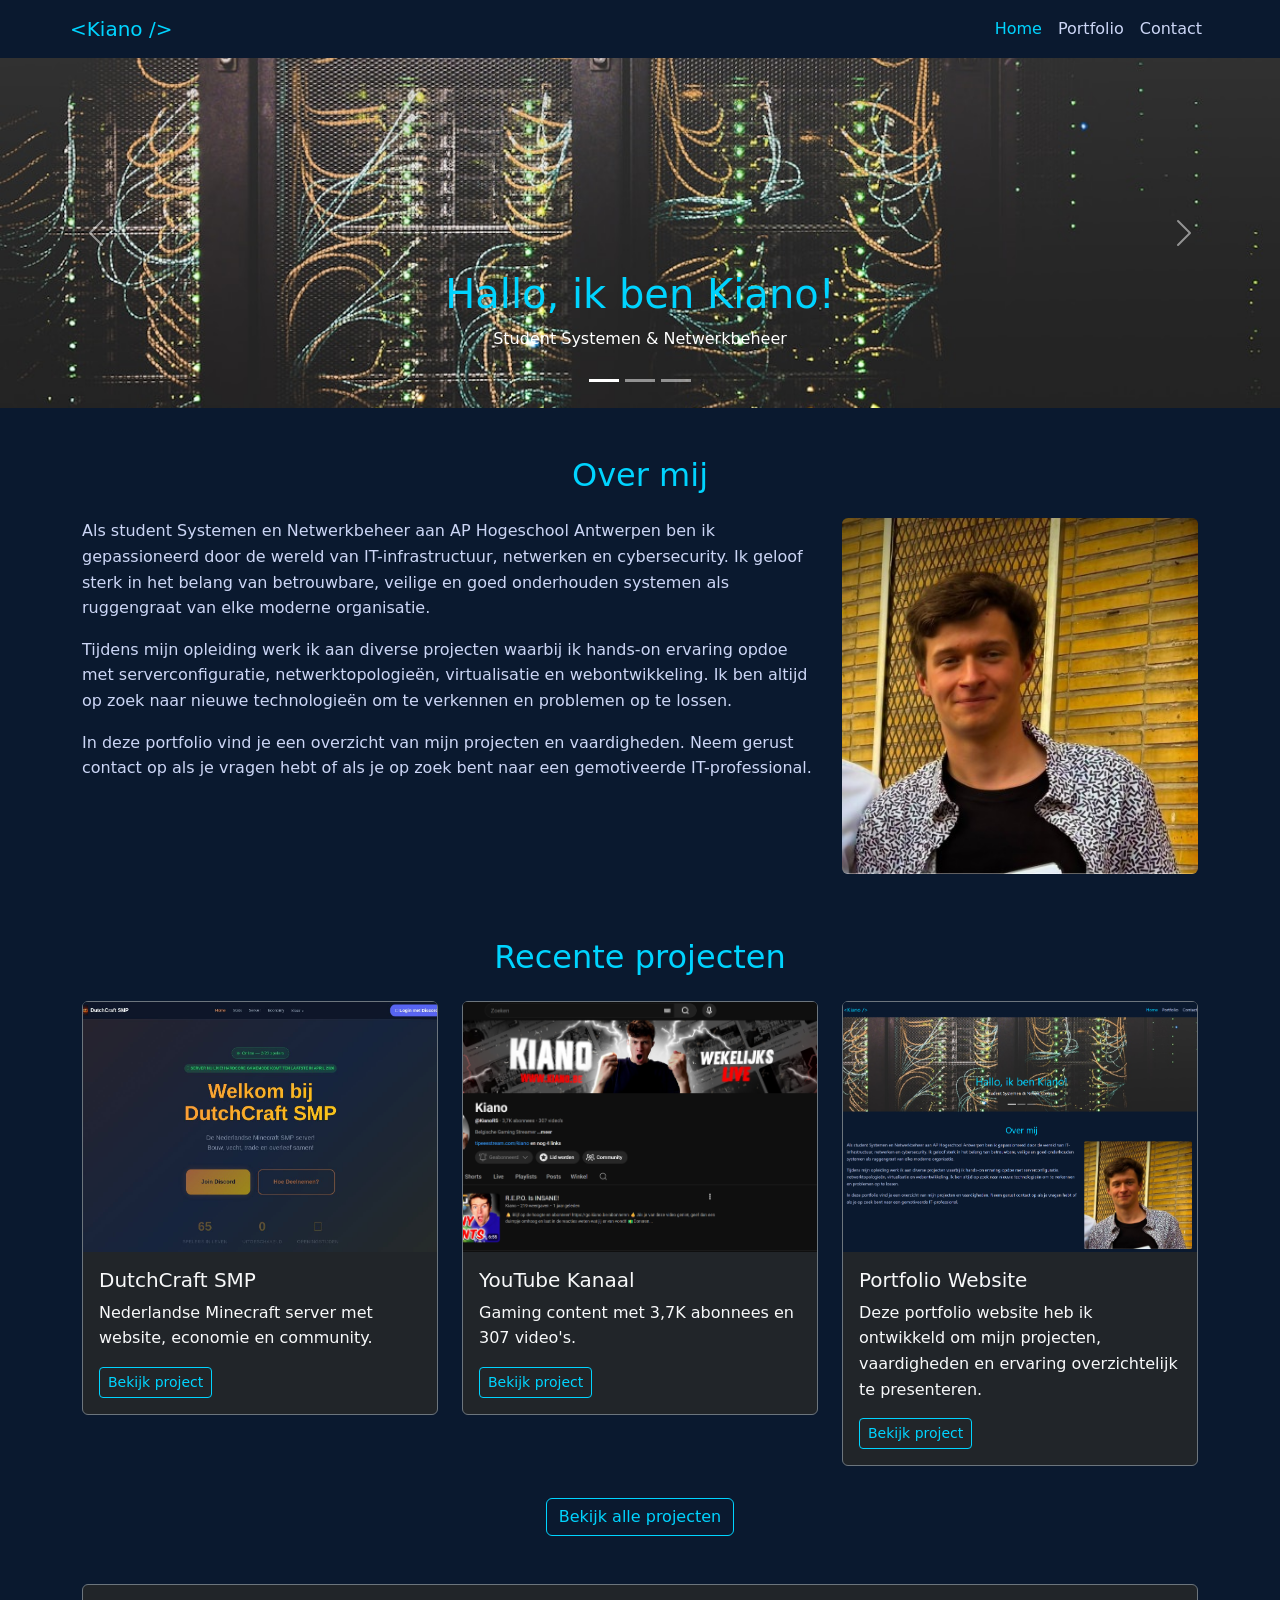
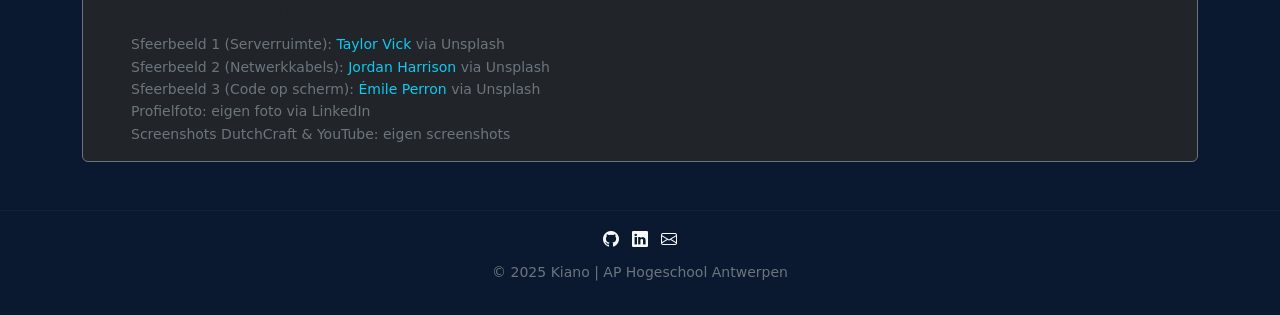
<file: index.html>
<!DOCTYPE html>
<html lang="nl">
<head>
    <meta charset="UTF-8">
    <meta name="viewport" content="width=device-width, initial-scale=1.0">
    <title>Kiano | Portfolio</title>
    <link href="https://cdn.jsdelivr.net/npm/bootstrap@5.3.2/dist/css/bootstrap.min.css" rel="stylesheet">
    <link href="https://cdn.jsdelivr.net/npm/bootstrap-icons@1.11.1/font/bootstrap-icons.css" rel="stylesheet">
    <link rel="stylesheet" href="css/style.css">
</head>
<body>

    <!-- Header -->
    <header>
        <nav class="navbar navbar-expand-lg navbar-dark container">
            <a class="navbar-brand" href="index.html">&lt;Kiano /&gt;</a>
            <button class="navbar-toggler" type="button" data-bs-toggle="collapse" data-bs-target="#navbarNav">
                <span class="navbar-toggler-icon"></span>
            </button>
            <div class="collapse navbar-collapse justify-content-end" id="navbarNav">
                <ul class="navbar-nav">
                    <li class="nav-item">
                        <a class="nav-link active" href="index.html">Home</a>
                    </li>
                    <li class="nav-item">
                        <a class="nav-link" href="portfolio.html">Portfolio</a>
                    </li>
                    <li class="nav-item">
                        <a class="nav-link" href="contact.html">Contact</a>
                    </li>
                </ul>
            </div>
        </nav>
    </header>

    <!-- Hero sectie met carousel -->
    <section>
        <div id="heroCarousel" class="carousel slide" data-bs-ride="carousel">
            <div class="carousel-indicators">
                <button type="button" data-bs-target="#heroCarousel" data-bs-slide-to="0" class="active"></button>
                <button type="button" data-bs-target="#heroCarousel" data-bs-slide-to="1"></button>
                <button type="button" data-bs-target="#heroCarousel" data-bs-slide-to="2"></button>
            </div>
            <div class="carousel-inner">
                <div class="carousel-item active">
                    <img src="assets/images/sfeer-serverruimte.jpg" class="d-block w-100" alt="Serverruimte">
                    <div class="carousel-caption">
                        <h1>Hallo, ik ben Kiano!</h1>
                        <p>Student Systemen &amp; Netwerkbeheer</p>
                    </div>
                </div>
                <div class="carousel-item">
                    <img src="assets/images/sfeer-netwerk.jpg" class="d-block w-100" alt="Netwerkkabels">
                    <div class="carousel-caption">
                        <h1>Hallo, ik ben Kiano!</h1>
                        <p>Student Systemen &amp; Netwerkbeheer</p>
                    </div>
                </div>
                <div class="carousel-item">
                    <img src="assets/images/sfeer-code.jpg" class="d-block w-100" alt="Code op scherm">
                    <div class="carousel-caption">
                        <h1>Hallo, ik ben Kiano!</h1>
                        <p>Student Systemen &amp; Netwerkbeheer</p>
                    </div>
                </div>
            </div>
            <button class="carousel-control-prev" type="button" data-bs-target="#heroCarousel" data-bs-slide="prev">
                <span class="carousel-control-prev-icon"></span>
            </button>
            <button class="carousel-control-next" type="button" data-bs-target="#heroCarousel" data-bs-slide="next">
                <span class="carousel-control-next-icon"></span>
            </button>
        </div>
    </section>

    <!-- Over mij sectie -->
    <section class="container my-5">
        <h2 class="text-center mb-4">Over mij</h2>
        <div class="row">
            <!-- Aside met foto -->
            <aside class="col-md-4 order-md-2 text-center mb-3">
                <img src="assets/images/profiel-kiano.jpg" class="img-fluid rounded" alt="Foto van Kiano">
            </aside>
            <!-- Main tekst -->
            <main class="col-md-8 order-md-1">
                <p>Als student Systemen en Netwerkbeheer aan AP Hogeschool Antwerpen ben ik gepassioneerd door de wereld van IT-infrastructuur, netwerken en cybersecurity. Ik geloof sterk in het belang van betrouwbare, veilige en goed onderhouden systemen als ruggengraat van elke moderne organisatie.</p>
                <p>Tijdens mijn opleiding werk ik aan diverse projecten waarbij ik hands-on ervaring opdoe met serverconfiguratie, netwerktopologieën, virtualisatie en webontwikkeling. Ik ben altijd op zoek naar nieuwe technologieën om te verkennen en problemen op te lossen.</p>
                <p>In deze portfolio vind je een overzicht van mijn projecten en vaardigheden. Neem gerust contact op als je vragen hebt of als je op zoek bent naar een gemotiveerde IT-professional.</p>
            </main>
        </div>
    </section>

    <!-- Recente projecten preview -->
    <section class="container mb-5">
        <h2 class="text-center mb-4">Recente projecten</h2>
        <div class="row">
            <div class="col-md-4 mb-3">
                <div class="card bg-dark text-light border-secondary">
                    <img src="assets/images/dutchcraft-home.jpg" class="card-img-top img-fluid img-fixed" alt="DutchCraft SMP">
                    <div class="card-body">
                        <h5 class="card-title">DutchCraft SMP</h5>
                        <p class="card-text">Nederlandse Minecraft server met website, economie en community.</p>
                        <a href="./Projecten/dutchcraft.html" class="btn btn-outline-info btn-sm">Bekijk project</a>
                    </div>
                </div>
            </div>
            <div class="col-md-4 mb-3">
                <div class="card bg-dark text-light border-secondary">
                    <img src="assets/images/youtube.png" class="card-img-top img-fluid img-fixed" alt="YouTube Kanaal">
                    <div class="card-body">
                        <h5 class="card-title">YouTube Kanaal</h5>
                        <p class="card-text">Gaming content met 3,7K abonnees en 307 video's.</p>
                        <a href="./Projecten/youtube.html" class="btn btn-outline-info btn-sm">Bekijk project</a>
                    </div>
                </div>
            </div>
            <div class="col-md-4 mb-3">
                <div class="card bg-dark text-light border-secondary">
                    <img src="assets/images/portfolio.png" class="card-img-top img-fluid img-fixed" alt="Portfolio Website">
                    <div class="card-body">
                        <h5 class="card-title">Portfolio Website</h5>
                        <p class="card-text">Deze portfolio website heb ik ontwikkeld om mijn projecten, vaardigheden en ervaring overzichtelijk te presenteren.</p>
                        <a href="./Projecten/portfolio.html" class="btn btn-outline-info btn-sm">Bekijk project</a>
                    </div>
                </div>
            </div>
        </div>
        <div class="text-center mt-3">
            <a href="portfolio.html" class="btn btn-outline-info">Bekijk alle projecten</a>
        </div>
    </section>

    <!-- Bronvermelding -->
    <section class="container mb-4">
        <div class="card bg-dark border-secondary">
            <div class="card-body">
                <h5 class="card-title">Bronvermelding afbeeldingen</h5>
                <ul class="mb-0 small text-secondary">
                    <li>Sfeerbeeld 1 (Serverruimte): <a href="https://unsplash.com/photos/M5tzZtFCOfs" class="text-info">Taylor Vick</a> via Unsplash</li>
                    <li>Sfeerbeeld 2 (Netwerkkabels): <a href="https://unsplash.com/photos/40XgDxBfYXM" class="text-info">Jordan Harrison</a> via Unsplash</li>
                    <li>Sfeerbeeld 3 (Code op scherm): <a href="https://unsplash.com/photos/xrVDYZRGdw4" class="text-info">Émile Perron</a> via Unsplash</li>
                    <li>Profielfoto: eigen foto via LinkedIn</li>
                    <li>Screenshots DutchCraft &amp; YouTube: eigen screenshots</li>
                </ul>
            </div>
        </div>
    </section>

    <!-- Footer -->
    <footer class="text-center py-3 mt-5">
        <div class="container">
            <p class="mb-2">
                <a href="https://github.com/kianor/" class="text-light me-2"><i class="bi bi-github"></i></a>
                <a href="https://www.linkedin.com/in/kiano-rits-533765244/" class="text-light me-2"><i class="bi bi-linkedin"></i></a>
                <a href="mailto:kiano.rits@gmail.com" class="text-light"><i class="bi bi-envelope"></i></a>
            </p>
            <p class="text-secondary small">&copy; 2025 Kiano | AP Hogeschool Antwerpen</p>
        </div>
    </footer>

    <script src="https://cdn.jsdelivr.net/npm/bootstrap@5.3.2/dist/js/bootstrap.bundle.min.js"></script>
</body>
</html>
</file>
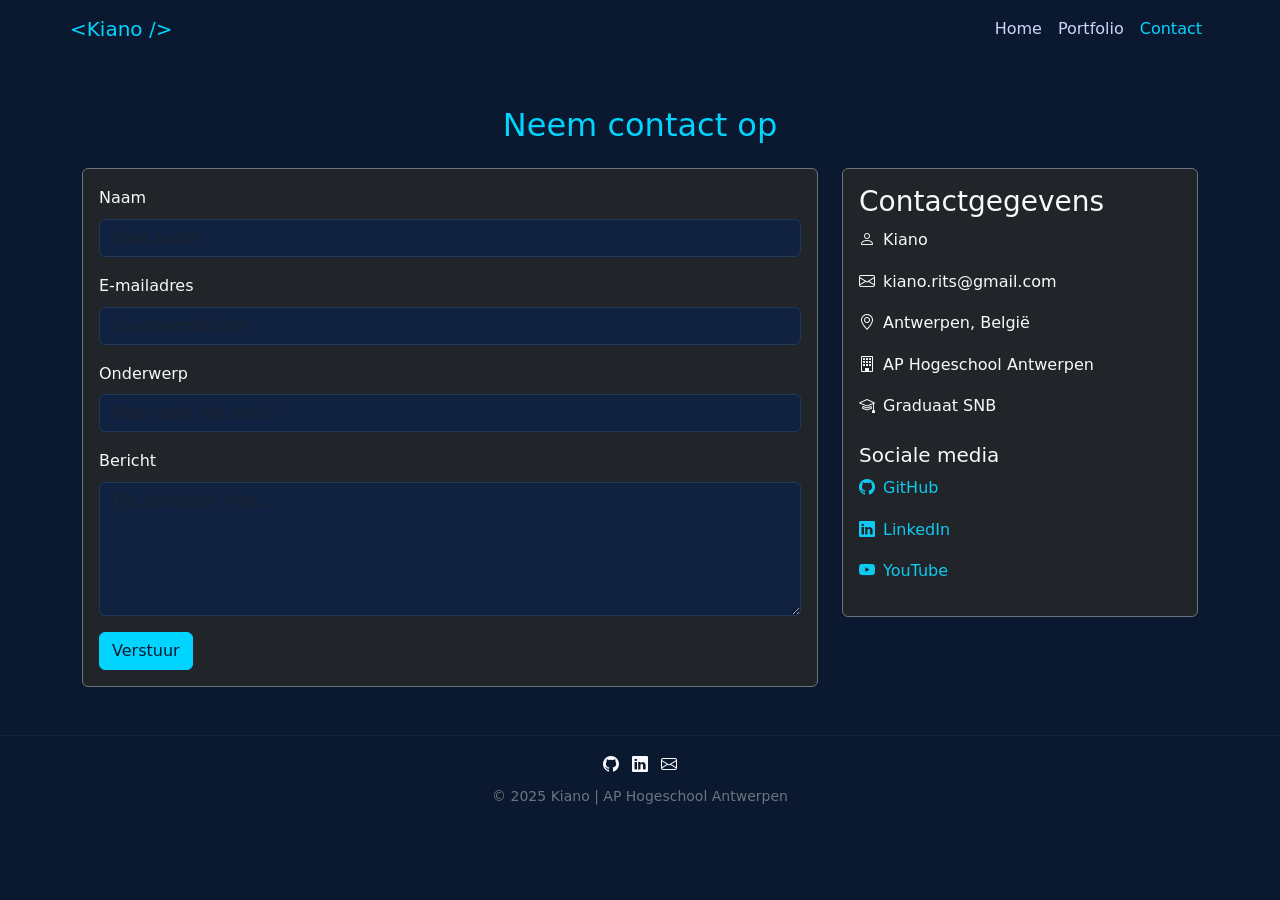
<file: contact.html>
<!DOCTYPE html>
<html lang="nl">
<head>
    <meta charset="UTF-8">
    <meta name="viewport" content="width=device-width, initial-scale=1.0">
    <title>Contact | Kiano</title>
    <link href="https://cdn.jsdelivr.net/npm/bootstrap@5.3.2/dist/css/bootstrap.min.css" rel="stylesheet">
    <link href="https://cdn.jsdelivr.net/npm/bootstrap-icons@1.11.1/font/bootstrap-icons.css" rel="stylesheet">
    <link rel="stylesheet" href="css/style.css">
</head>
<body>

    <!-- Header -->
    <header>
        <nav class="navbar navbar-expand-lg navbar-dark container">
            <a class="navbar-brand" href="index.html">&lt;Kiano /&gt;</a>
            <button class="navbar-toggler" type="button" data-bs-toggle="collapse" data-bs-target="#navbarNav">
                <span class="navbar-toggler-icon"></span>
            </button>
            <div class="collapse navbar-collapse justify-content-end" id="navbarNav">
                <ul class="navbar-nav">
                    <li class="nav-item">
                        <a class="nav-link" href="index.html">Home</a>
                    </li>
                    <li class="nav-item">
                        <a class="nav-link" href="portfolio.html">Portfolio</a>
                    </li>
                    <li class="nav-item">
                        <a class="nav-link active" href="contact.html">Contact</a>
                    </li>
                </ul>
            </div>
        </nav>
    </header>

    <!-- Main content -->
    <main class="container my-5">
        <h2 class="text-center mb-4">Neem contact op</h2>

        <div class="row">
            <!-- Aside met contactgegevens (op mobile eerst) -->
            <aside class="col-md-4 order-md-2 mb-4">
                <div class="card bg-dark text-light border-secondary">
                    <div class="card-body">
                        <h3 class="card-title">Contactgegevens</h3>
                        <p><i class="bi bi-person me-2"></i>Kiano</p>
                        <p><i class="bi bi-envelope me-2"></i>kiano.rits@gmail.com</p>
                        <p><i class="bi bi-geo-alt me-2"></i>Antwerpen, België</p>
                        <p><i class="bi bi-building me-2"></i>AP Hogeschool Antwerpen</p>
                        <p><i class="bi bi-mortarboard me-2"></i>Graduaat SNB</p>

                        <h5 class="mt-4">Sociale media</h5>
                        <p><a href="https://github.com/kianor/" class="text-info"><i class="bi bi-github me-2"></i>GitHub</a></p>
                        <p><a href="https://www.linkedin.com/in/kiano-rits-533765244/" class="text-info"><i class="bi bi-linkedin me-2"></i>LinkedIn</a></p>
                        <p><a href="https://youtube.com/@kianors" class="text-info"><i class="bi bi-youtube me-2"></i>YouTube</a></p>
                    </div>
                </div>
            </aside>

            <!-- Contactformulier -->
            <div class="col-md-8 order-md-1">
                <div class="card bg-dark text-light border-secondary">
                    <div class="card-body">
                        <form>
                            <div class="mb-3">
                                <label for="naam" class="form-label">Naam</label>
                                <input type="text" class="form-control" id="naam" placeholder="Jouw naam">
                            </div>
                            <div class="mb-3">
                                <label for="email" class="form-label">E-mailadres</label>
                                <input type="email" class="form-control" id="email" placeholder="jouw@email.com">
                            </div>
                            <div class="mb-3">
                                <label for="onderwerp" class="form-label">Onderwerp</label>
                                <input type="text" class="form-control" id="onderwerp" placeholder="Waar gaat het over?">
                            </div>
                            <div class="mb-3">
                                <label for="bericht" class="form-label">Bericht</label>
                                <textarea class="form-control" id="bericht" rows="5" placeholder="Typ je bericht hier..."></textarea>
                            </div>
                            <button type="submit" class="btn btn-info">Verstuur</button>
                        </form>
                    </div>
                </div>
            </div>
        </div>
    </main>

    <!-- Footer -->
    <footer class="text-center py-3 mt-5">
        <div class="container">
            <p class="mb-2">
                <a href="https://github.com/kianor/" class="text-light me-2"><i class="bi bi-github"></i></a>
                <a href="https://www.linkedin.com/in/kiano-rits-533765244/" class="text-light me-2"><i class="bi bi-linkedin"></i></a>
                <a href="mailto:kiano.rits@gmail.com" class="text-light"><i class="bi bi-envelope"></i></a>
            </p>
            <p class="text-secondary small">&copy; 2025 Kiano | AP Hogeschool Antwerpen</p>
        </div>
    </footer>

    <script src="https://cdn.jsdelivr.net/npm/bootstrap@5.3.2/dist/js/bootstrap.bundle.min.js"></script>
</body>
</html>
</file>
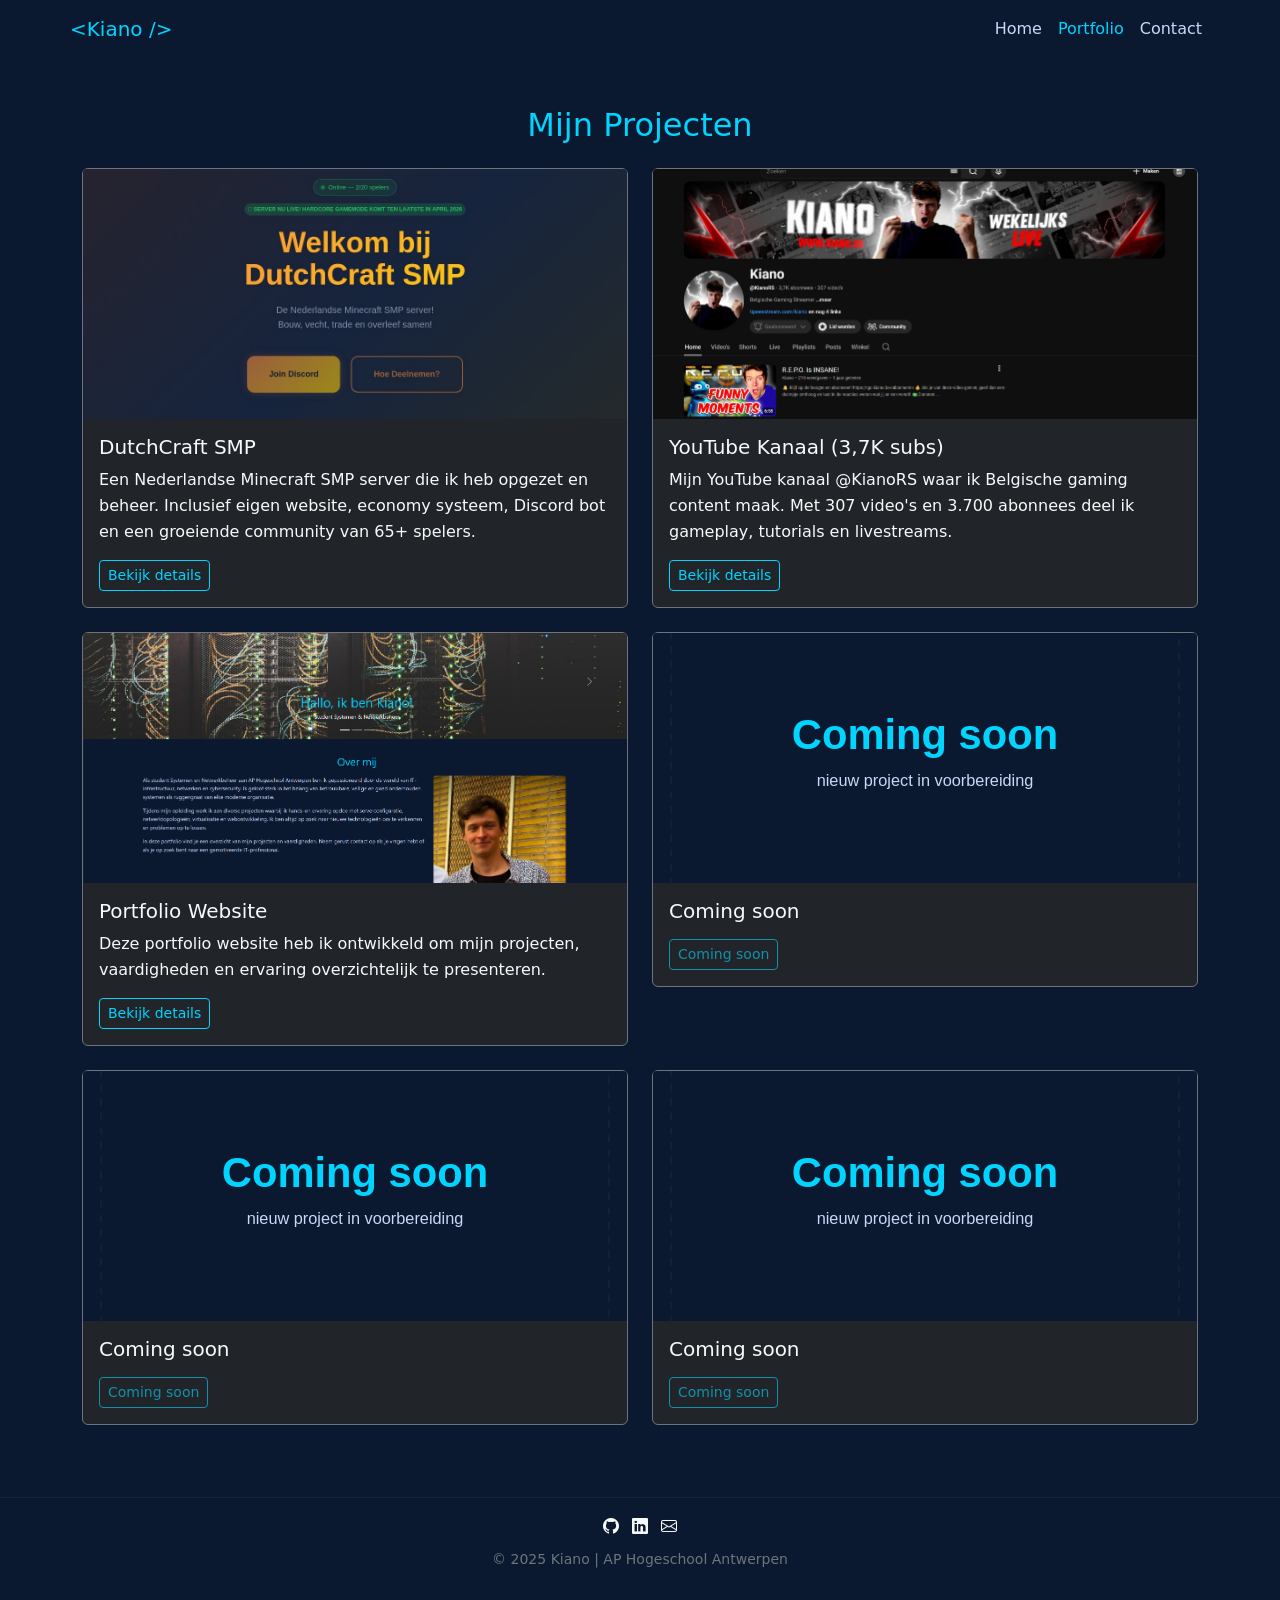
<file: portfolio.html>
<!DOCTYPE html>
<html lang="nl">

<head>
    <meta charset="UTF-8">
    <meta name="viewport" content="width=device-width, initial-scale=1.0">
    <title>Portfolio | Kiano</title>
    <link href="https://cdn.jsdelivr.net/npm/bootstrap@5.3.2/dist/css/bootstrap.min.css" rel="stylesheet">
    <link href="https://cdn.jsdelivr.net/npm/bootstrap-icons@1.11.1/font/bootstrap-icons.css" rel="stylesheet">
    <link rel="stylesheet" href="css/style.css">
</head>

<body>

    <!-- Header -->
    <header>
        <nav class="navbar navbar-expand-lg navbar-dark container">
            <a class="navbar-brand" href="index.html">&lt;Kiano /&gt;</a>
            <button class="navbar-toggler" type="button" data-bs-toggle="collapse" data-bs-target="#navbarNav">
                <span class="navbar-toggler-icon"></span>
            </button>
            <div class="collapse navbar-collapse justify-content-end" id="navbarNav">
                <ul class="navbar-nav">
                    <li class="nav-item">
                        <a class="nav-link" href="index.html">Home</a>
                    </li>
                    <li class="nav-item">
                        <a class="nav-link active" href="portfolio.html">Portfolio</a>
                    </li>
                    <li class="nav-item">
                        <a class="nav-link" href="contact.html">Contact</a>
                    </li>
                </ul>
            </div>
        </nav>
    </header>

    <!-- Main content -->
    <main class="container my-5">
        <h2 class="text-center mb-4">Mijn Projecten</h2>

        <div class="row">
            <!-- Project 1: DutchCraft SMP -->
            <div class="col-md-6 mb-4">
                <div class="card bg-dark text-light border-secondary">
                    <img src="assets/images/dutchcraft-home.jpg" class="card-img-top img-fluid img-fixed"
                        alt="DutchCraft SMP">
                    <div class="card-body">
                        <h5 class="card-title">DutchCraft SMP</h5>
                        <p class="card-text">Een Nederlandse Minecraft SMP server die ik heb opgezet en beheer.
                            Inclusief eigen website, economy systeem, Discord bot en een groeiende community van 65+
                            spelers.</p>
                        <a href="./Projecten/dutchcraft.html" class="btn btn-outline-info btn-sm">Bekijk details</a>
                    </div>
                </div>
            </div>

            <!-- Project 2: YouTube Kanaal -->
            <div class="col-md-6 mb-4">
                <div class="card bg-dark text-light border-secondary">
                    <img src="./assets/images/youtube.png" class="card-img-top img-fluid img-fixed"
                        alt="YouTube Kanaal">
                    <div class="card-body">
                        <h5 class="card-title">YouTube Kanaal (3,7K subs)</h5>
                        <p class="card-text">Mijn YouTube kanaal @KianoRS waar ik Belgische gaming content maak. Met 307
                            video's en 3.700 abonnees deel ik gameplay, tutorials en livestreams.</p>
                        <a href="./Projecten/youtube.html" class="btn btn-outline-info btn-sm">Bekijk details</a>
                    </div>
                </div>
            </div>

            <!-- Project 3: Portfolio Website -->
            <div class="col-md-6 mb-4">
                <div class="card bg-dark text-light border-secondary">
                    <img src="assets/images/portfolio.png" class="card-img-top img-fluid img-fixed"
                        alt="DutchCraft Website">
                    <div class="card-body">
                        <h5 class="card-title">Portfolio Website</h5>
                        <p class="card-text">Deze portfolio website heb ik ontwikkeld om mijn projecten, vaardigheden en
                            ervaring overzichtelijk te presenteren.</p>
                        <a href="./Projecten/portfolio.html" class="btn btn-outline-info btn-sm">Bekijk details</a>
                    </div>
                </div>
            </div>

            <!-- Project 4: Coming soon -->
            <div class="col-md-6 mb-4">
                <div class="card bg-dark text-light border-secondary">
                    <img src="assets/images/coming-soon.svg"
                        class="card-img-top img-fluid img-fixed" alt="Coming soon">
                    <div class="card-body">
                        <h5 class="card-title">Coming soon</h5>
                        <p class="card-text"></p>
                        <a href="#" class="btn btn-outline-info btn-sm disabled" aria-disabled="true">Coming soon</a>
                    </div>
                </div>
            </div>

            <!-- Project 5: Coming soon -->
            <div class="col-md-6 mb-4">
                <div class="card bg-dark text-light border-secondary">
                    <img src="assets/images/coming-soon.svg"
                        class="card-img-top img-fluid img-fixed" alt="Coming soon">
                    <div class="card-body">
                        <h5 class="card-title">Coming soon</h5>
                        <p class="card-text"></p>
                        <a href="#" class="btn btn-outline-info btn-sm disabled" aria-disabled="true">Coming soon</a>
                    </div>
                </div>
            </div>

            <!-- Project 6: Coming soon -->
            <div class="col-md-6 mb-4">
                <div class="card bg-dark text-light border-secondary">
                    <img src="assets/images/coming-soon.svg"
                        class="card-img-top img-fluid img-fixed" alt="Coming soon">
                    <div class="card-body">
                        <h5 class="card-title">Coming soon</h5>
                        <p class="card-text"></p>
                        <a href="#" class="btn btn-outline-info btn-sm disabled" aria-disabled="true">Coming soon</a>
                    </div>
                </div>
            </div>
        </div>
    </main>

    <!-- Footer -->
    <footer class="text-center py-3 mt-5">
        <div class="container">
            <p class="mb-2">
                <a href="https://github.com/kianor/" class="text-light me-2"><i class="bi bi-github"></i></a>
                <a href="https://www.linkedin.com/in/kiano-rits-533765244/" class="text-light me-2"><i
                        class="bi bi-linkedin"></i></a>
                <a href="mailto:kiano.rits@gmail.com" class="text-light"><i class="bi bi-envelope"></i></a>
            </p>
            <p class="text-secondary small">&copy; 2025 Kiano | AP Hogeschool Antwerpen</p>
        </div>
    </footer>

    <script src="https://cdn.jsdelivr.net/npm/bootstrap@5.3.2/dist/js/bootstrap.bundle.min.js"></script>
</body>

</html>
</file>
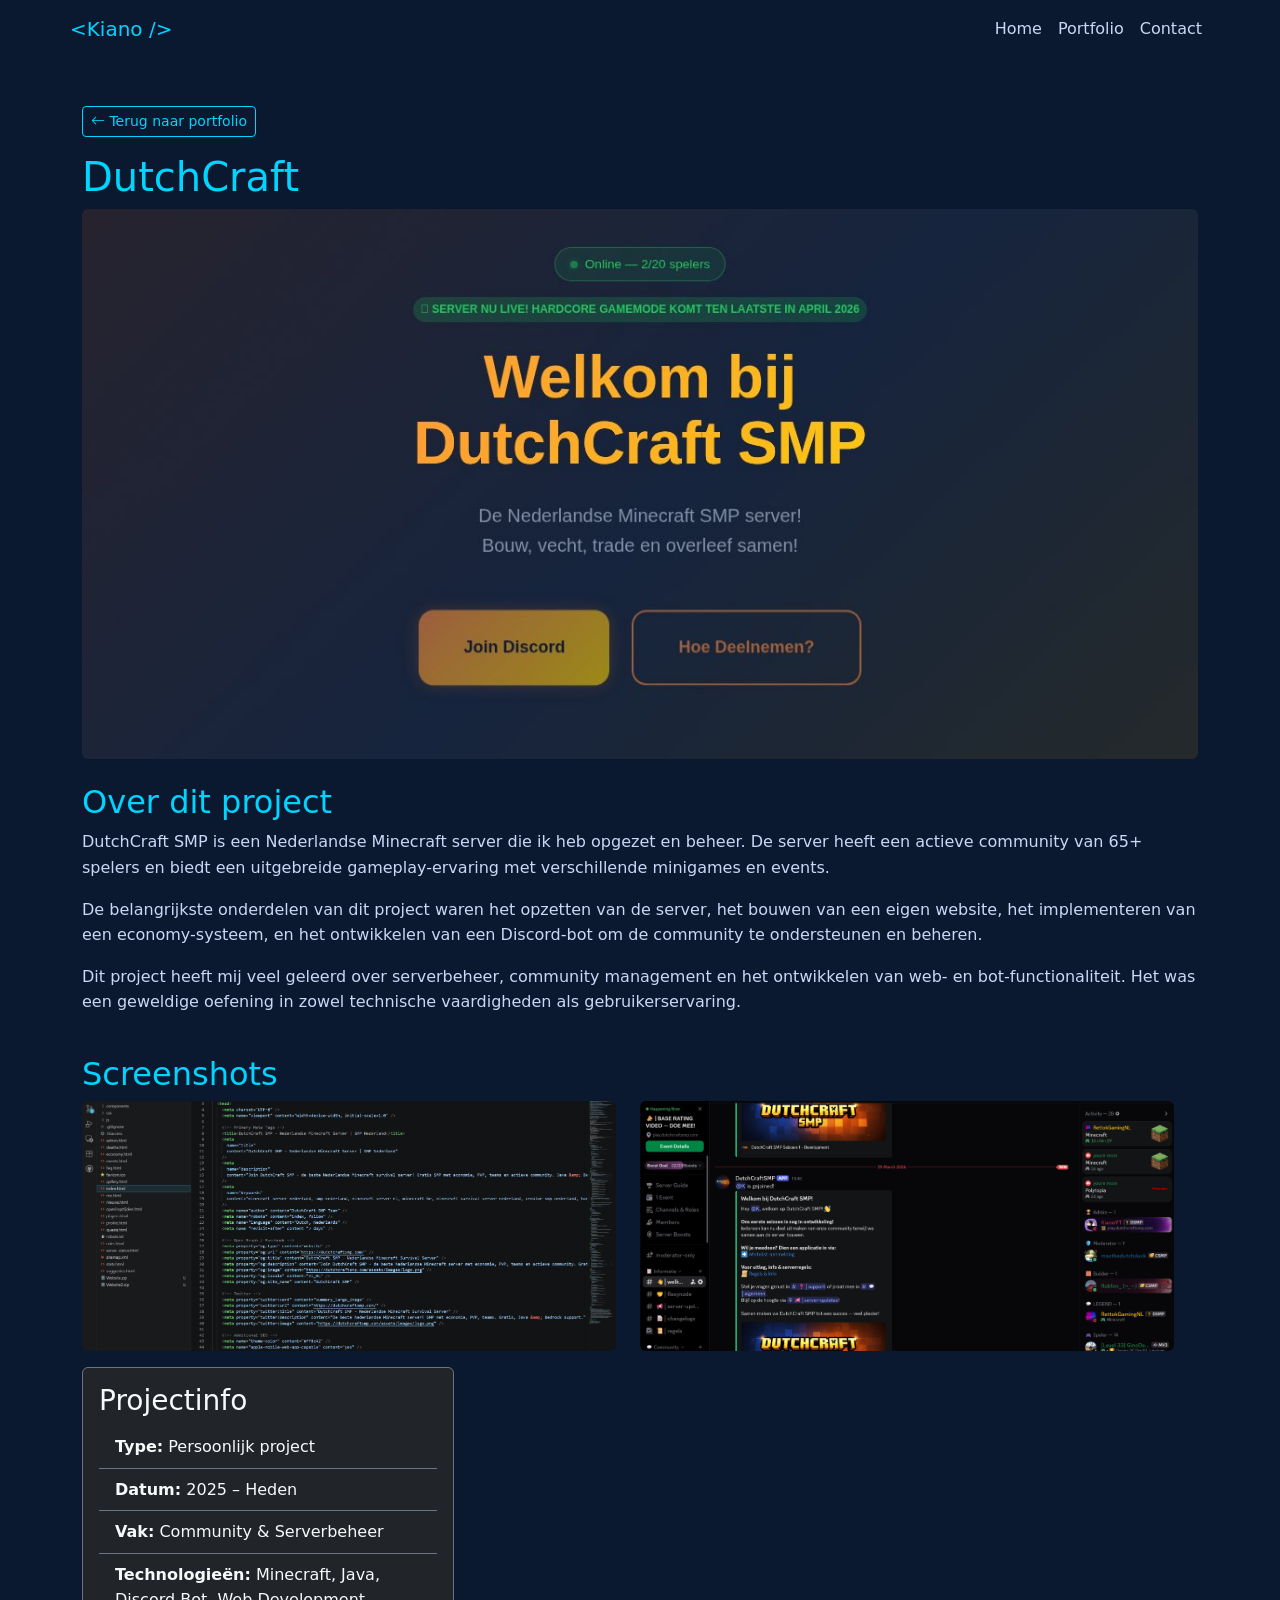
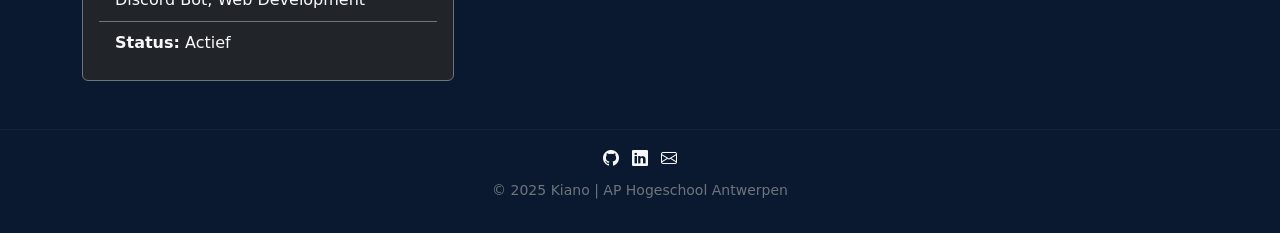
<file: Projecten/dutchcraft.html>
<!DOCTYPE html>
<html lang="nl">
<head>
    <meta charset="UTF-8">
    <meta name="viewport" content="width=device-width, initial-scale=1.0">
    <title>Dutchcraft | Kiano</title>
    <link href="https://cdn.jsdelivr.net/npm/bootstrap@5.3.2/dist/css/bootstrap.min.css" rel="stylesheet">
    <link href="https://cdn.jsdelivr.net/npm/bootstrap-icons@1.11.1/font/bootstrap-icons.css" rel="stylesheet">
    <link rel="stylesheet" href="../css/style.css">
</head>
<body>

    <!-- Header -->
    <header>
        <nav class="navbar navbar-expand-lg navbar-dark container">
            <a class="navbar-brand" href="../index.html">&lt;Kiano /&gt;</a>
            <button class="navbar-toggler" type="button" data-bs-toggle="collapse" data-bs-target="#navbarNav">
                <span class="navbar-toggler-icon"></span>
            </button>
            <div class="collapse navbar-collapse justify-content-end" id="navbarNav">
                <ul class="navbar-nav">
                    <li class="nav-item">
                        <a class="nav-link" href="../index.html">Home</a>
                    </li>
                    <li class="nav-item">
                        <a class="nav-link" href="../portfolio.html">Portfolio</a>
                    </li>
                    <li class="nav-item">
                        <a class="nav-link" href="../contact.html">Contact</a>
                    </li>
                </ul>
            </div>
        </nav>
    </header>

    <!-- Main content -->
    <main class="container my-5">
        <a href="../portfolio.html" class="btn btn-outline-info btn-sm mb-3"><i class="bi bi-arrow-left"></i> Terug naar portfolio</a>

        <h1>DutchCraft</h1>

        <!-- Groot project beeld -->
        <img src="../assets/images/dutchcraft-home.jpg" class="img-fluid rounded mb-4 img-fluid img-large" alt="DutchCraft home page">

        <div class="row">
            <!-- Beschrijving -->
<h2>Over dit project</h2>
<p>DutchCraft SMP is een Nederlandse Minecraft server die ik heb opgezet en beheer. De server heeft een actieve community van 65+ spelers en biedt een uitgebreide gameplay-ervaring met verschillende minigames en events.</p>
<p>De belangrijkste onderdelen van dit project waren het opzetten van de server, het bouwen van een eigen website, het implementeren van een economy-systeem, en het ontwikkelen van een Discord-bot om de community te ondersteunen en beheren.</p>
<p>Dit project heeft mij veel geleerd over serverbeheer, community management en het ontwikkelen van web- en bot-functionaliteit. Het was een geweldige oefening in zowel technische vaardigheden als gebruikerservaring.</p>

                <h2 class="mt-4">Screenshots</h2>
                <div class="row">
                    <div class="col-md-6 mb-3">
                        <img src="../assets/images/DutchCraftcode.png" class="img-fluid rounded img-fluid img-fixed" alt="Screenshot netwerktopologie">
                    </div>
                    <div class="col-md-6 mb-3">
                        <img src="../assets/images/dutchcraftdiscord.png" class="img-fluid rounded img-fluid img-fixed" alt="Screenshot configuratie">
                    </div>
                </div>
            </div>

            <!-- Aside met project info -->
            <aside class="col-lg-4">
                <div class="card bg-dark text-light border-secondary">
                    <div class="card-body">
                        <h3 class="card-title">Projectinfo</h3>
                        <ul class="list-group list-group-flush bg-dark">
                            <li class="list-group-item bg-dark text-light border-secondary"><strong>Type:</strong> Persoonlijk project</li>
                            <li class="list-group-item bg-dark text-light border-secondary"><strong>Datum:</strong> 2025 – Heden</li>
                            <li class="list-group-item bg-dark text-light border-secondary"><strong>Vak:</strong> Community & Serverbeheer</li>
                            <li class="list-group-item bg-dark text-light border-secondary"><strong>Technologieën:</strong> Minecraft, Java, Discord Bot, Web Development</li>
                            <li class="list-group-item bg-dark text-light border-secondary"><strong>Status:</strong> Actief</li>
                        </ul>
                    </div>
                </div>
            </aside>
        </div>
    </main>

    <!-- Footer -->
    <footer class="text-center py-3 mt-5">
        <div class="container">
            <p class="mb-2">
                <a href="https://github.com/kianor/" class="text-light me-2"><i class="bi bi-github"></i></a>
                <a href="https://www.linkedin.com/in/kiano-rits-533765244/" class="text-light me-2"><i class="bi bi-linkedin"></i></a>
                <a href="mailto:kiano.rits@gmail.com" class="text-light"><i class="bi bi-envelope"></i></a>
            </p>
            <p class="text-secondary small">&copy; 2025 Kiano | AP Hogeschool Antwerpen</p>
        </div>
    </footer>

    <script src="https://cdn.jsdelivr.net/npm/bootstrap@5.3.2/dist/js/bootstrap.bundle.min.js"></script>
</body>
</html>
</file>
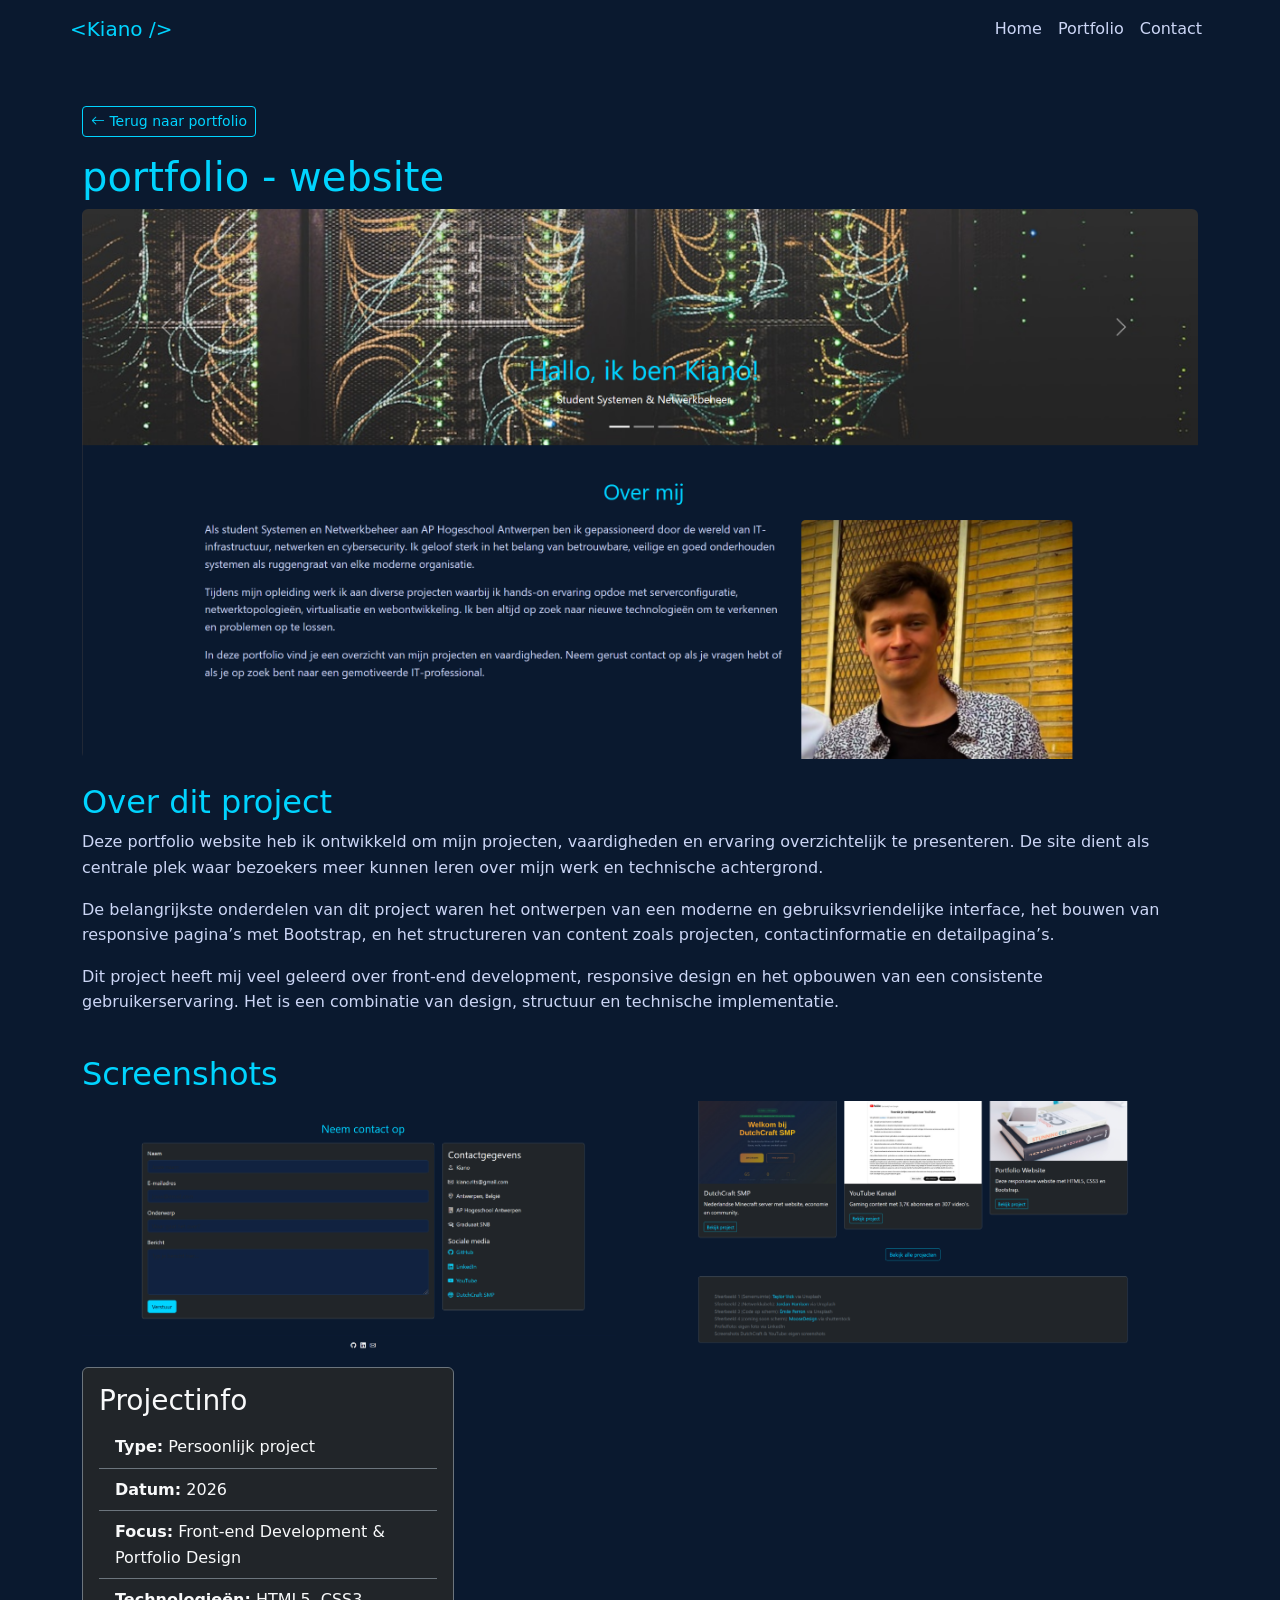
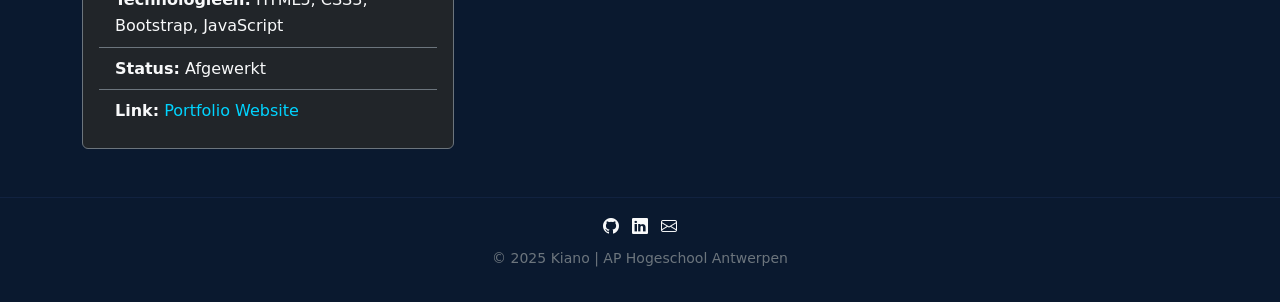
<file: Projecten/portfolio.html>
<!DOCTYPE html>
<html lang="nl">
<head>
    <meta charset="UTF-8">
    <meta name="viewport" content="width=device-width, initial-scale=1.0">
    <title>portfolio | Kiano</title>
    <link href="https://cdn.jsdelivr.net/npm/bootstrap@5.3.2/dist/css/bootstrap.min.css" rel="stylesheet">
    <link href="https://cdn.jsdelivr.net/npm/bootstrap-icons@1.11.1/font/bootstrap-icons.css" rel="stylesheet">
    <link rel="stylesheet" href="../css/style.css">
</head>
<body>

    <!-- Header -->
    <header>
        <nav class="navbar navbar-expand-lg navbar-dark container">
            <a class="navbar-brand" href="../index.html">&lt;Kiano /&gt;</a>
            <button class="navbar-toggler" type="button" data-bs-toggle="collapse" data-bs-target="#navbarNav">
                <span class="navbar-toggler-icon"></span>
            </button>
            <div class="collapse navbar-collapse justify-content-end" id="navbarNav">
                <ul class="navbar-nav">
                    <li class="nav-item">
                        <a class="nav-link" href="../index.html">Home</a>
                    </li>
                    <li class="nav-item">
                        <a class="nav-link" href="../portfolio.html">Portfolio</a>
                    </li>
                    <li class="nav-item">
                        <a class="nav-link" href="../contact.html">Contact</a>
                    </li>
                </ul>
            </div>
        </nav>
    </header>

    <!-- Main content -->
    <main class="container my-5">
        <a href="../portfolio.html" class="btn btn-outline-info btn-sm mb-3"><i class="bi bi-arrow-left"></i> Terug naar portfolio</a>

        <h1>portfolio - website</h1>

        <!-- Groot project beeld -->
        <img src="../assets/images/portfolio.png" class="img-fluid rounded mb-4 img-large" alt="DutchCraft home page">

        <div class="row">
    <!-- Beschrijving -->
<h2>Over dit project</h2>
<p>Deze portfolio website heb ik ontwikkeld om mijn projecten, vaardigheden en ervaring overzichtelijk te presenteren. De site dient als centrale plek waar bezoekers meer kunnen leren over mijn werk en technische achtergrond.</p>
<p>De belangrijkste onderdelen van dit project waren het ontwerpen van een moderne en gebruiksvriendelijke interface, het bouwen van responsive pagina’s met Bootstrap, en het structureren van content zoals projecten, contactinformatie en detailpagina’s.</p>
<p>Dit project heeft mij veel geleerd over front-end development, responsive design en het opbouwen van een consistente gebruikerservaring. Het is een combinatie van design, structuur en technische implementatie.</p>

<h2 class="mt-4">Screenshots</h2>
                <div class="row">
                    <div class="col-md-6 mb-3">
                        <img src="../assets/images/portfolio_contact.png" class="img-fluid rounded img-fluid img-fixed" alt="Screenshot netwerktopologie">
                    </div>
                    <div class="col-md-6 mb-3">
                        <img src="../assets/images/portfolio_recent.png" class="img-fluid rounded img-fluid img-fixed" alt="Screenshot configuratie">
                    </div>
                </div>
            </div>

            <!-- Aside met project info -->
            <aside class="col-lg-4">
                <div class="card bg-dark text-light border-secondary">
                    <div class="card-body">
<h3 class="card-title">Projectinfo</h3>
<ul class="list-group list-group-flush bg-dark">
    <li class="list-group-item bg-dark text-light border-secondary"><strong>Type:</strong> Persoonlijk project</li>
    <li class="list-group-item bg-dark text-light border-secondary"><strong>Datum:</strong> 2026</li>
    <li class="list-group-item bg-dark text-light border-secondary"><strong>Focus:</strong> Front-end Development & Portfolio Design</li>
    <li class="list-group-item bg-dark text-light border-secondary"><strong>Technologieën:</strong> HTML5, CSS3, Bootstrap, JavaScript</li>
    <li class="list-group-item bg-dark text-light border-secondary"><strong>Status:</strong> Afgewerkt</li>
    <li class="list-group-item bg-dark text-light border-secondary"><strong>Link:</strong> <a href="../index.html" target="_blank">Portfolio Website</a></li>
</ul>
</ul>
                        </ul>
                    </div>
                </div>
            </aside>
        </div>
    </main>

    <!-- Footer -->
    <footer class="text-center py-3 mt-5">
        <div class="container">
            <p class="mb-2">
                <a href="https://github.com/kianor/" class="text-light me-2"><i class="bi bi-github"></i></a>
                <a href="https://www.linkedin.com/in/kiano-rits-533765244/" class="text-light me-2"><i class="bi bi-linkedin"></i></a>
                <a href="mailto:kiano.rits@gmail.com" class="text-light"><i class="bi bi-envelope"></i></a>
            </p>
            <p class="text-secondary small">&copy; 2025 Kiano | AP Hogeschool Antwerpen</p>
        </div>
    </footer>

    <script src="https://cdn.jsdelivr.net/npm/bootstrap@5.3.2/dist/js/bootstrap.bundle.min.js"></script>
</body>
</html>
</file>
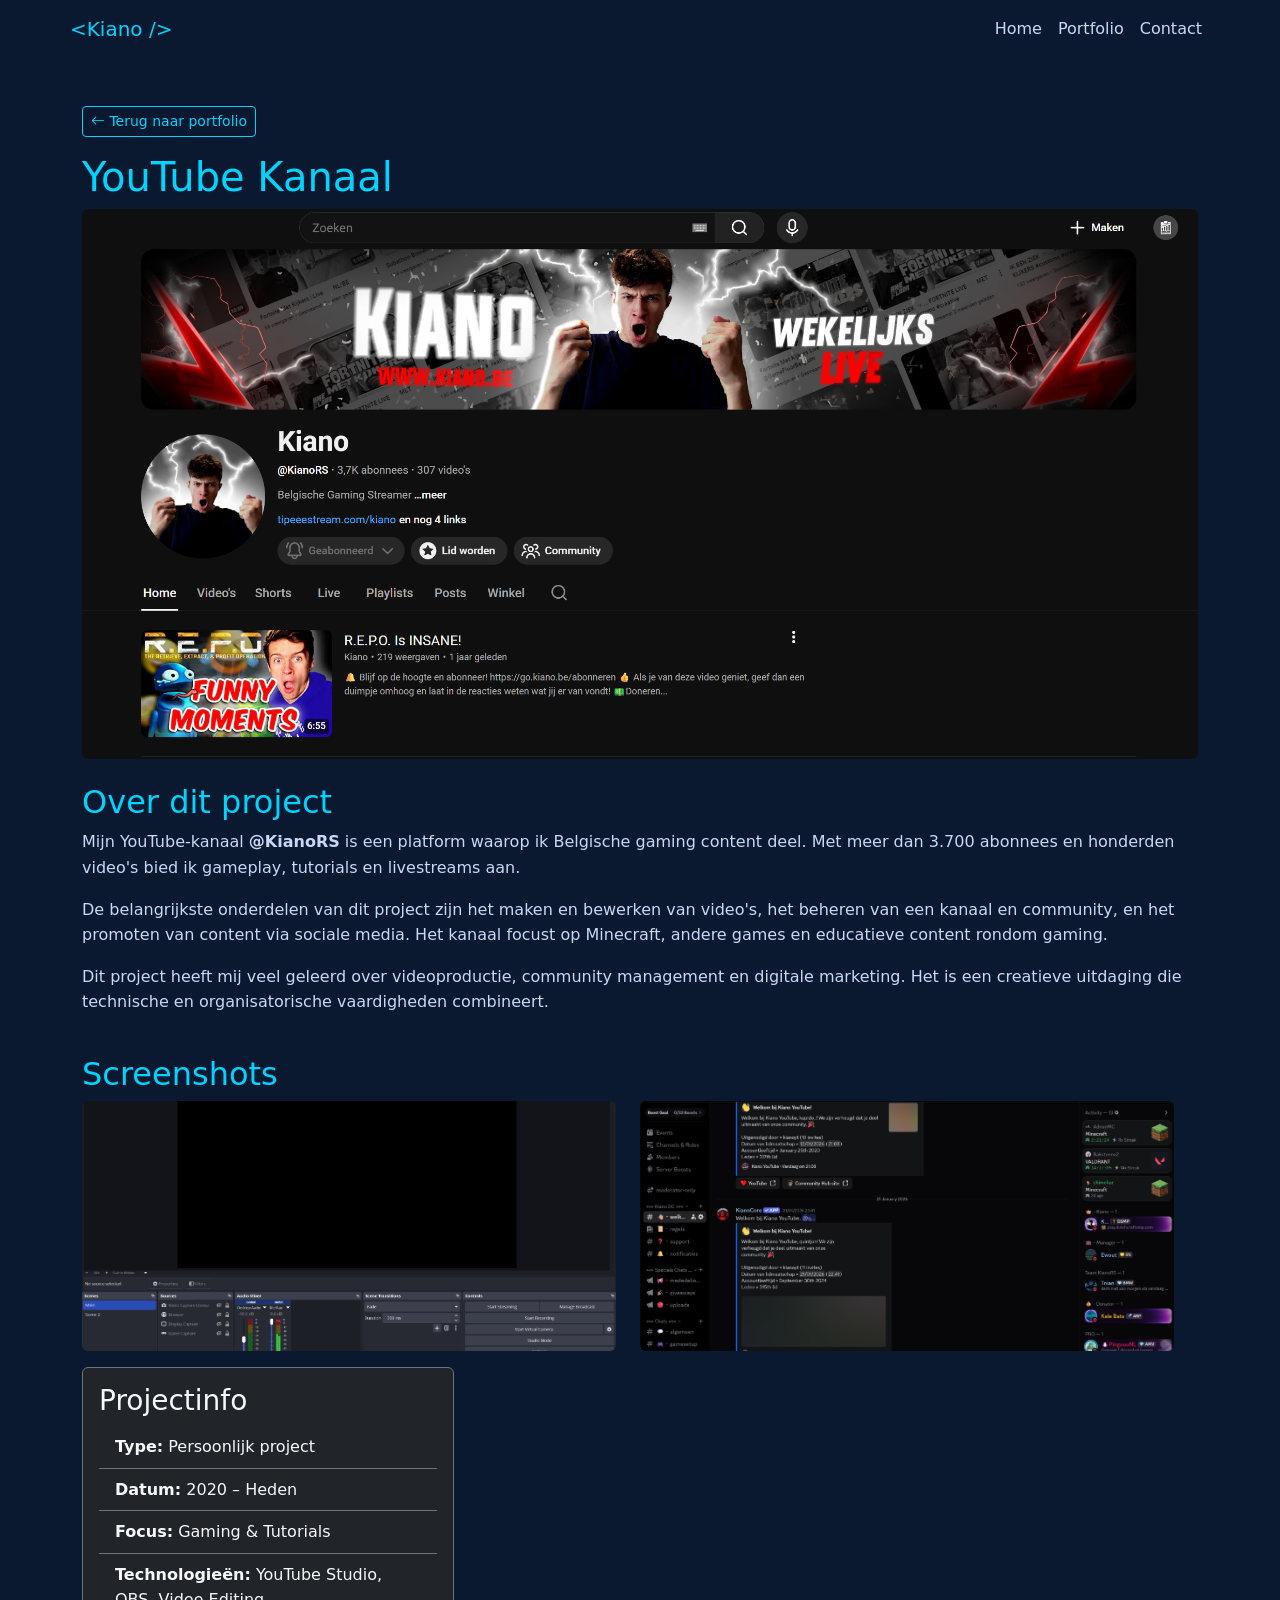
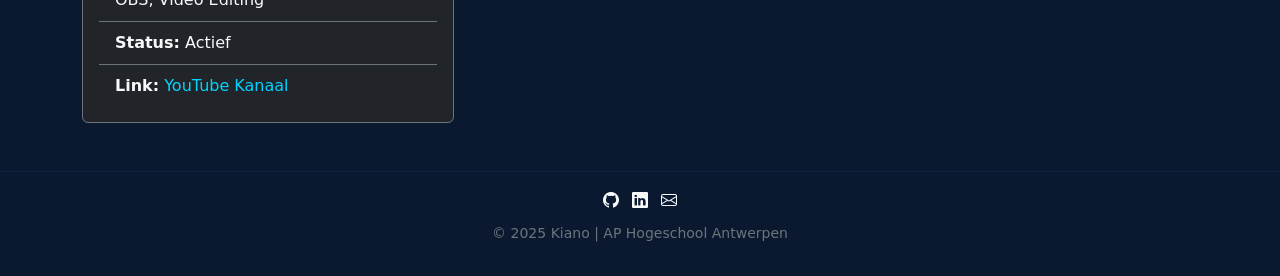
<file: Projecten/youtube.html>
<!DOCTYPE html>
<html lang="nl">
<head>
    <meta charset="UTF-8">
    <meta name="viewport" content="width=device-width, initial-scale=1.0">
    <title>YouTube | Kiano</title>
    <link href="https://cdn.jsdelivr.net/npm/bootstrap@5.3.2/dist/css/bootstrap.min.css" rel="stylesheet">
    <link href="https://cdn.jsdelivr.net/npm/bootstrap-icons@1.11.1/font/bootstrap-icons.css" rel="stylesheet">
    <link rel="stylesheet" href="../css/style.css">
</head>
<body>

    <!-- Header -->
    <header>
        <nav class="navbar navbar-expand-lg navbar-dark container">
            <a class="navbar-brand" href="../index.html">&lt;Kiano /&gt;</a>
            <button class="navbar-toggler" type="button" data-bs-toggle="collapse" data-bs-target="#navbarNav">
                <span class="navbar-toggler-icon"></span>
            </button>
            <div class="collapse navbar-collapse justify-content-end" id="navbarNav">
                <ul class="navbar-nav">
                    <li class="nav-item">
                        <a class="nav-link" href="../index.html">Home</a>
                    </li>
                    <li class="nav-item">
                        <a class="nav-link" href="../portfolio.html">Portfolio</a>
                    </li>
                    <li class="nav-item">
                        <a class="nav-link" href="../contact.html">Contact</a>
                    </li>
                </ul>
            </div>
        </nav>
    </header>

    <!-- Main content -->
    <main class="container my-5">
        <a href="../portfolio.html" class="btn btn-outline-info btn-sm mb-3"><i class="bi bi-arrow-left"></i> Terug naar portfolio</a>

        <h1>YouTube Kanaal</h1>

        <!-- Groot project beeld -->
        <img src="../assets/images/youtube.png" class="img-fluid rounded mb-4 img-large" alt="DutchCraft home page">

        <div class="row">
    <!-- Beschrijving -->
    <h2>Over dit project</h2>
    <p>Mijn YouTube-kanaal <strong>@KianoRS</strong> is een platform waarop ik Belgische gaming content deel. Met meer dan 3.700 abonnees en honderden video's bied ik gameplay, tutorials en livestreams aan.</p>
    <p>De belangrijkste onderdelen van dit project zijn het maken en bewerken van video's, het beheren van een kanaal en community, en het promoten van content via sociale media. Het kanaal focust op Minecraft, andere games en educatieve content rondom gaming.</p>
    <p>Dit project heeft mij veel geleerd over videoproductie, community management en digitale marketing. Het is een creatieve uitdaging die technische en organisatorische vaardigheden combineert.</p>
                <h2 class="mt-4">Screenshots</h2>
                <div class="row">
                    <div class="col-md-6 mb-3">
                        <img src="../assets/images/obs.png" class="img-fluid rounded img-fluid img-fixed" alt="Screenshot netwerktopologie">
                    </div>
                    <div class="col-md-6 mb-3">
                        <img src="../assets/images/youtube_discord.png" class="img-fluid rounded img-fluid img-fixed" alt="Screenshot configuratie">
                    </div>
                </div>
            </div>

            <!-- Aside met project info -->
            <aside class="col-lg-4">
                <div class="card bg-dark text-light border-secondary">
                    <div class="card-body">
            <h3 class="card-title">Projectinfo</h3>
            <ul class="list-group list-group-flush bg-dark">
            <li class="list-group-item bg-dark text-light border-secondary"><strong>Type:</strong> Persoonlijk project</li>
            <li class="list-group-item bg-dark text-light border-secondary"><strong>Datum:</strong> 2020 – Heden</li>
            <li class="list-group-item bg-dark text-light border-secondary"><strong>Focus:</strong> Gaming & Tutorials</li>
            <li class="list-group-item bg-dark text-light border-secondary"><strong>Technologieën:</strong> YouTube Studio, OBS, Video Editing</li>
            <li class="list-group-item bg-dark text-light border-secondary"><strong>Status:</strong> Actief</li>
            <li class="list-group-item bg-dark text-light border-secondary"><strong>Link:</strong> <a href="https://youtube.com/@kianors" target="_blank">YouTube Kanaal</a></li>
</ul>
                        </ul>
                    </div>
                </div>
            </aside>
        </div>
    </main>

    <!-- Footer -->
    <footer class="text-center py-3 mt-5">
        <div class="container">
            <p class="mb-2">
                <a href="https://github.com/kianor/" class="text-light me-2"><i class="bi bi-github"></i></a>
                <a href="https://www.linkedin.com/in/kiano-rits-533765244/" class="text-light me-2"><i class="bi bi-linkedin"></i></a>
                <a href="mailto:kiano.rits@gmail.com" class="text-light"><i class="bi bi-envelope"></i></a>
            </p>
            <p class="text-secondary small">&copy; 2025 Kiano | AP Hogeschool Antwerpen</p>
        </div>
    </footer>

    <script src="https://cdn.jsdelivr.net/npm/bootstrap@5.3.2/dist/js/bootstrap.bundle.min.js"></script>
</body>
</html>
</file>
<file: css/style.css>
/* imports css */
@import url('reset.css');
@import url('fonts.css');

/* Kleuren voor de dark mode stijl */
body {
    background-color: #0A192F;
    color: #CCD6F6;
}

a {
    color: #00D4FF;
}

h1, h2, h3 {
    color: #00D4FF;
}

/* Navbar kleuren */
.navbar-brand {
    color: #00D4FF !important;
}

.nav-link {
    color: #CCD6F6 !important;
}

.nav-link:hover,
.nav-link.active {
    color: #00D4FF !important;
}

/* Carousel afbeeldingen */
.carousel-item img {
    height: 350px;
    object-fit: cover;
}

/* Formulier velden dark stijl */
.form-control {
    background-color: #112240;
    border-color: #1d3a5c;
    color: #CCD6F6;
}

.form-control:focus {
    background-color: #112240;
    color: #CCD6F6;
    border-color: #00D4FF;
}

/* Knop stijl */
.btn-info {
    background-color: #00D4FF;
    border-color: #00D4FF;
    color: #0A192F;
}

.btn-outline-info {
    color: #00D4FF;
    border-color: #00D4FF;
}

.btn-outline-info:hover {
    background-color: #00D4FF;
    color: #0A192F;
}

/* Footer */
footer {
    background-color: #0A192F;
    border-top: 1px solid #112240;
}

/* Afbeeldingen */
.img-fixed {
    width: 100%;
    height: 250px;
    object-fit: cover; 
    border-top-left-radius: 0.25rem; 
    border-top-right-radius: 0.25rem; 
}

.img-large {
    width: 100%; 
    height: 550px;
    object-fit: cover;
    border-radius: 0.25rem;
}
</file>
